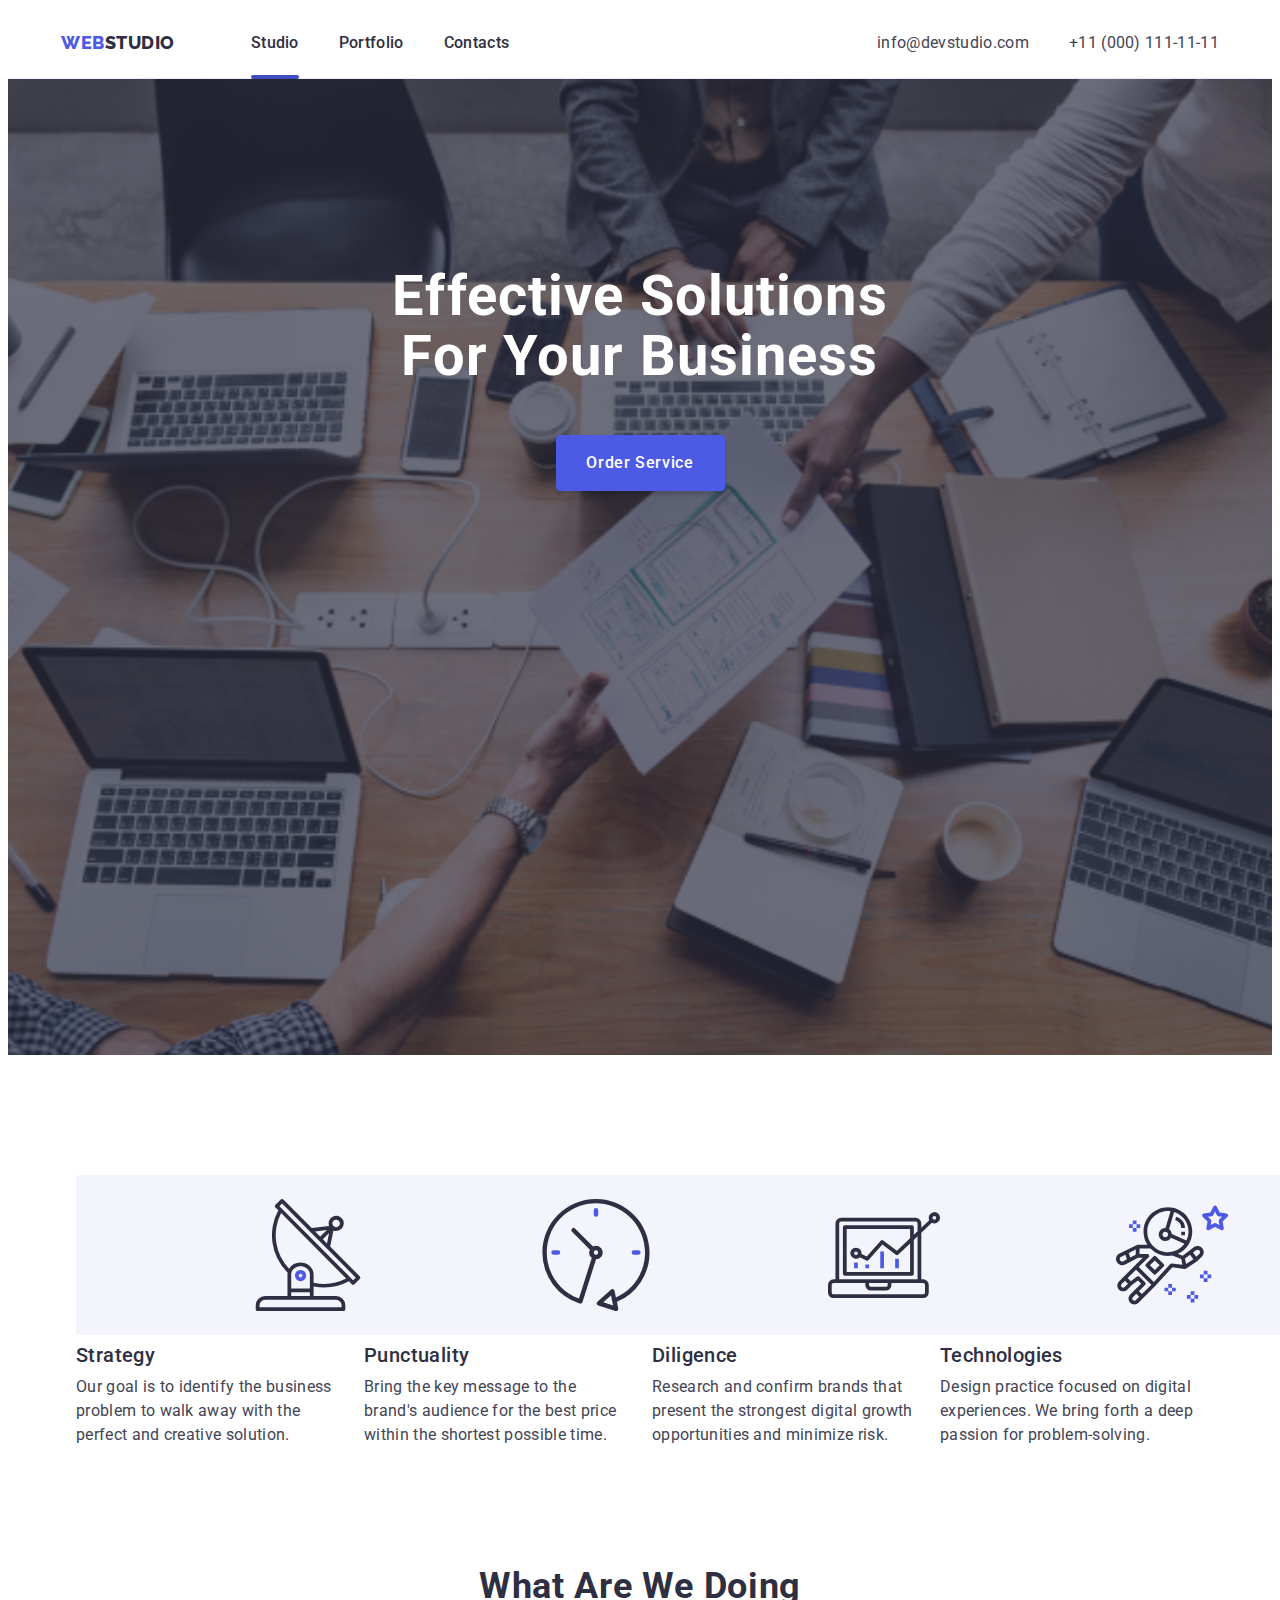
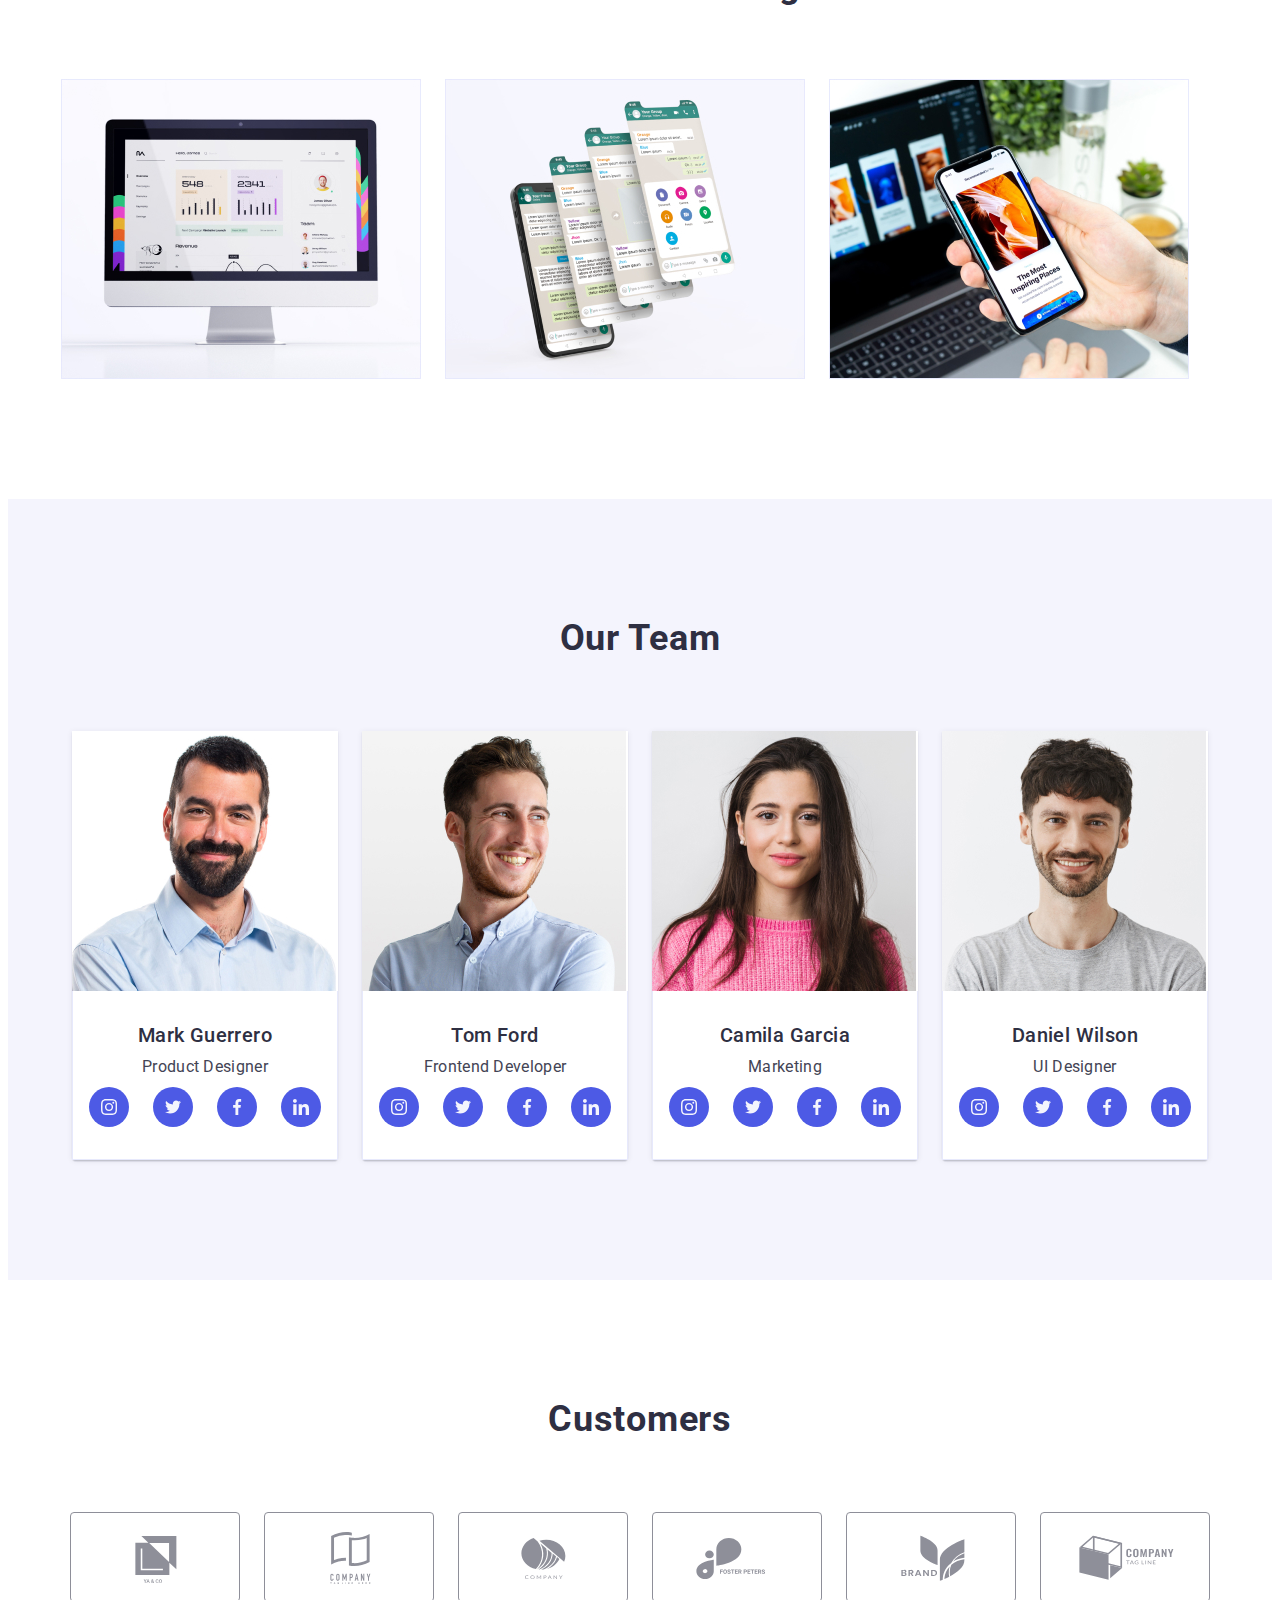
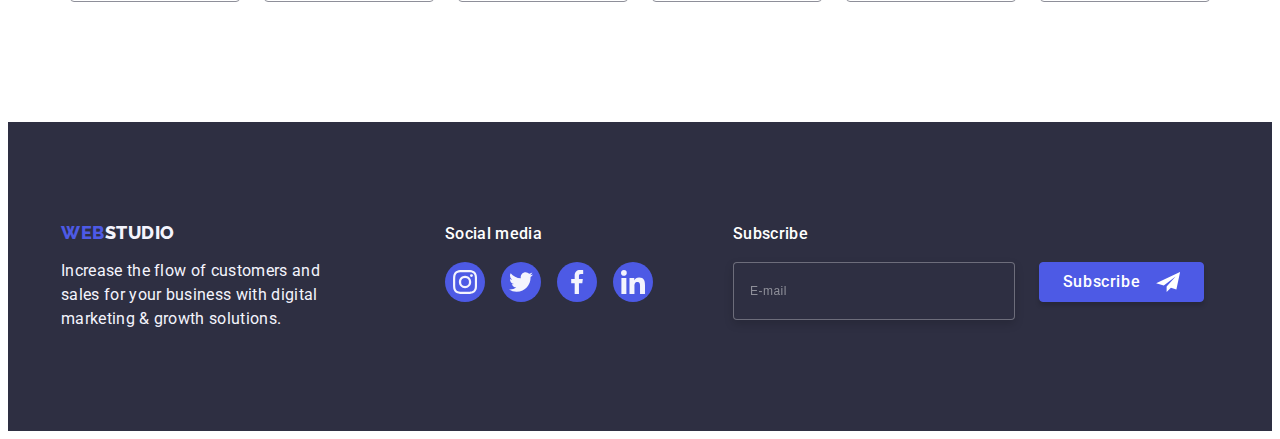
<file: index.html>
<!DOCTYPE html>
<html lang="en">
<head>
    <meta charset="UTF-8">
    <meta http-equiv="X-UA-Compatible" content="IE=edge">
    <meta name="viewport" content="width=device-width, initial-scale=1.0">
    <title>WebStudio</title>
    <link rel="preconnect" href="https://fonts.googleapis.com">
    <link rel="preconnect" href="https://fonts.gstatic.com" crossorigin>
    <link href="https://fonts.googleapis.com/css2?family=Raleway:wght@800&family=Roboto:wght@400;500;600;700&display=swap" rel="stylesheet">
    <link rel="stylesheet" href="https://cdnjs.cloudflare.com/ajax/libs/modern-normalize/1.1.0/modern-normalize.min.css" integrity="sha512-wpPYUAdjBVSE4KJnH1VR1HeZfpl1ub8YT/NKx4PuQ5NmX2tKuGu6U/JRp5y+Y8XG2tV+wKQpNHVUX03MfMFn9Q==" crossorigin="anonymous" referrerpolicy="no-referrer" />
    <link rel="stylesheet" href="./css/styles.css">
</head>
<body>
    <header class="header">
    <div class="container header-container">  
    <nav class="header-navigation">
        <a href="./index.html" class="header-logo link">Web<span class="header-span">Studio</span></a>
        <ul class="header-list list">
            <li class="header-item">
            <a class="header-link link active" href="./index.html">Studio</a>
        </li>
            <li class="header-item">
            <a class="header-link link" href="./portfolio.html">Portfolio</a>
        </li>
            <li class="header-item"><a class="header-link link" href="">Contacts</a></li>
        </ul>
    </nav>
    <address class="header-adress">
        <ul class="header-list-contacts list">
            <li class="header-item-contacts"><a class="header-contact link" href="mailto:info@devstudio.com">info@devstudio.com</a></li>
            <li class="header-item-contacts"><a class="header-contact link" href="tel:+110001111111">+11 (000) 111-11-11</a></li>
        </ul>
    </address>
    <button type="button" class="menu-open-btn" data-menu-open>
        <svg class="menu-open-icon" width="32" height="22">
            <use href="./images/icons.svg#icon-menu-hamburger"></use>
        </svg>
    </button>
    </div>  
    <div class="mobile-menu is-hidden" data-menu>
    <div class="menu-wrap">
        <button type="button" class="menu-close-btn" data-menu-close>
            <svg class="menu-close-icon" width="8" height="8">
                <use href="./images/icons.svg#icon-close-black"></use>
            </svg>
        </button>
        <nav>
        <ul class="menu-list list">
            <li class="menu-item">
            <a class="menu-link link menu-active" href="./index.html">Studio</a>
        </li>
            <li class="menu-item">
            <a class="menu-link link" href="./portfolio.html">Portfolio</a>
        </li>
            <li class="menu-item"><a class="menu-link link" href="">Contacts</a></li>
        </ul>
        </nav>
    </div>
    <div>
        <address class="menu-adress">
            <ul class="menu-list-contacts list">
                <li class="menu-item"><a class="menu-contact-tel link" href="tel:+110001111111">+11 (000) 111-11-11</a></li>
                <li class="menu-item"><a class="menu-contact-email link" href="mailto:info@devstudio.com">info@devstudio.com</a></li>
            </ul>
        </address>
        <ul class="menu-soc-list list">
            <li class="menu-soc-item"><a href="" class="menu-soc-link link">
                <svg class="menu-soc-icon" width="24" height="24">
                    <use href="./images/icons.svg#icon-instagram"></use>
                </svg>
            </a></li>
            <li class="menu-soc-item"><a href="" class="menu-soc-link link">
                <svg class="menu-soc-icon" width="24" height="24">
                    <use href="./images/icons.svg#icon-twitter"></use>
                </svg>
            </a></li>
            <li class="menu-soc-item"><a href="" class="menu-soc-link link">
                <svg class="menu-soc-icon" width="24" height="24">
                    <use href="./images/icons.svg#icon-facebook"></use>
                </svg>
            </a></li>
            <li class="menu-soc-item"><a href="" class="menu-soc-link link">
                <svg class="menu-soc-icon" width="24" height="24">
                    <use href="./images/icons.svg#icon-linkedin"></use>
                </svg>
            </a></li>
        </ul>
    </div>
    </div>
    </header>
    <main>
        <section class="solutions">
        <div class="container">    
            <h1 class="solutions-title">Effective Solutions for Your Business</h1>
            <button class="solutions-btn" data-modal-open type="button">Order Service</button>
        </div>
        </section>
        <section class="principles">
        <div class="container">    
            <h2 hidden class="principles-title">Working principles</h2>
            
            <ul  class="principles-list list">
                <li class="principles-item">
                    <svg class="principles-feauters-icon" width="64" height="64">
                        <use href="./images/icons.svg#icon-antenna-1"></use>
                    </svg>
                    <h3 class="principles-title">Strategy</h3>
                    <p class="principles-text">Our goal is to identify the business problem to walk away with the perfect and creative solution. </p>
                
                </li>
                <li class="principles-item">
                    
                    <svg class="principles-feauters-icon" width="64" height="64">
                        <use href="./images/icons.svg#icon-clock-1"></use>
                    </svg>
                    
                    <h3 class="principles-title">Punctuality</h3>
                    <p class="principles-text">Bring the key message to the brand's audience for the best price within the shortest possible time.</p>
                
                </li>
                <li class="principles-item">
                    
                    <svg class="principles-feauters-icon" width="64" height="64">
                        <use href="./images/icons.svg#icon-diagram-1"></use>
                    </svg>
                    
                    <h3 class="principles-title">Diligence</h3>
                    <p class="principles-text">Research and confirm brands that present the strongest digital growth opportunities and minimize risk.</p>
                </li>
                <li class="principles-item">   
                    <svg class="principles-feauters-icon" width="64" height="64">
                        <use href="./images/icons.svg#icon-astronaut-1"></use>
                    </svg>      
                    <h3 class="principles-title">Technologies</h3>
                    <p class="principles-text">Design practice focused on digital experiences. We bring forth a deep passion for problem-solving.</p>
                
                </li>
            </ul>  
        </div>   
        </section>
            <section class="job">
            <div class="container">    
            <h2 class="job-title">What are we doing</h2>
            <ul class="job-list list">
            <li class="job-item">
                <img 
                    srcset="./images/computer-2x.jpg 2x"
                    src="./images/computer.jpg" 
                    alt="computer" 
                    width="360" 
                    height="300">
            </li>
            <li class="job-item">
                <img 
                srcset="./images/messenger-2x.jpg 2x"
                    src="./images/messenger.jpg" 
                    alt="mesengers" 
                    width="360" 
                    height="300">
            </li>
            <li class="job-item">
                <img 
                    srcset="./images/work-place-2x.jpg 2x"
                    src="./images/work-place.jpg"
                    alt="smartfone" 
                    width="360" 
                    height="300">
            </li>    
            </ul>    
            </div>
        </section>
        <section class="team">
        <div class="container">
            <h2 class="team-title">Our Team</h2>
            <ul class="team-list list">
                <li class="team-item">
                    <img 
                        srcset="./images/mark-2x.jpg 2x"
                        src="./images/mark.jpg" 
                        alt="Mark Guerrero" 
                        width="264" 
                        height="260">
                    <div class="card-container">
                        <h3 class="team-subtitle">Mark Guerrero</h3>
                        <p class="team-text">Product Designer</p>
                        <ul class="team-soc-list list">
                            <li class="team-soc-item"><a href="" class="team-soc-link link">
                                <svg class="team-soc-icon" width="16" height="16">
                                    <use href="./images/icons.svg#icon-instagram"></use>
                                </svg>
                            </a></li>
                            <li class="team-soc-item"><a href="" class="team-soc-link link">
                                <svg class="team-soc-icon" width="16" height="16">
                                    <use href="./images/icons.svg#icon-twitter"></use>
                                </svg>
                            </a></li>
                            <li class="team-soc-item"><a href="" class="team-soc-link link">
                                <svg class="team-soc-icon" width="16" height="16">
                                    <use href="./images/icons.svg#icon-facebook"></use>
                                </svg>
                            </a></li>
                            <li class="team-soc-item"><a href="" class="team-soc-link link">
                                <svg class="team-soc-icon" width="16" height="16">
                                    <use href="./images/icons.svg#icon-linkedin"></use>
                                </svg>
                            </a></li>
                        </ul>
                    </div>
                </li>
                <li class="team-item">
                    <img 
                        srcset="./images/tom-2x.jpg 2x"
                        src="./images/tom.jpg" 
                        alt="Tom Ford" width="264" 
                        height="260">
                    <div class="card-container">
                        <h3 class="team-subtitle">Tom Ford</h3>
                        <p class="team-text">Frontend Developer</p>
                        <ul class="team-soc-list list">
                            <li class="team-soc-item"><a href="" class="team-soc-link link">
                                <svg class="team-soc-icon" width="16" height="16">
                                    <use href="./images/icons.svg#icon-instagram"></use>
                                </svg>
                            </a></li>
                            <li class="team-soc-item"><a href="" class="team-soc-link link">
                                <svg class="team-soc-icon" width="16" height="16">
                                    <use href="./images/icons.svg#icon-twitter"></use>
                                </svg>
                            </a></li>
                            <li class="team-soc-item"><a href="" class="team-soc-link link">
                                <svg class="team-soc-icon" width="16" height="16">
                                    <use href="./images/icons.svg#icon-facebook"></use>
                                </svg>
                            </a></li>
                            <li class="team-soc-item"><a href="" class="team-soc-link link">
                                <svg class="team-soc-icon" width="16" height="16">
                                    <use href="./images/icons.svg#icon-linkedin"></use>
                                </svg>
                            </a></li>
                        </ul>
                    </div>
                </li>
                <li class="team-item">
                    <img 
                        srcset="./images/camila-2x.jpg 2x"
                        src="./images/camila.jpg" 
                        alt="Camila Garcia" 
                        width="264" 
                        height="260">
                    <div class="card-container">
                        <h3 class="team-subtitle">Camila Garcia</h3>
                        <p class="team-text">Marketing</p>
                        <ul class="team-soc-list list">
                            <li class="team-soc-item"><a href="" class="team-soc-link link">
                                <svg class="team-soc-icon" width="16" height="16">
                                    <use href="./images/icons.svg#icon-instagram"></use>
                                </svg>
                            </a></li>
                            <li class="team-soc-item"><a href="" class="team-soc-link link">
                                <svg class="team-soc-icon" width="16" height="16">
                                    <use href="./images/icons.svg#icon-twitter"></use>
                                </svg>
                            </a></li>
                            <li class="team-soc-item"><a href="" class="team-soc-link link">
                                <svg class="team-soc-icon" width="16" height="16">
                                    <use href="./images/icons.svg#icon-facebook"></use>
                                </svg>
                            </a></li>
                            <li class="team-soc-item"><a href="" class="team-soc-link link">
                                <svg class="team-soc-icon" width="16" height="16">
                                    <use href="./images/icons.svg#icon-linkedin"></use>
                                </svg>
                            </a></li>
                        </ul>
                    </div>
                </li>
                <li class="team-item">
                    <img 
                        srcset="./images/daniel-2x.jpg 2x"
                        src="./images/deniel.jpg" 
                        alt="Daniel Wilson" 
                        width="264" 
                        height="260">
                    <div class="card-container">
                        <h3 class="team-subtitle">Daniel Wilson</h3>
                        <p class="team-text">UI Designer</p>
                        <ul class="team-soc-list list">
                            <li class="team-soc-item"><a href="" class="team-soc-link link">
                                <svg class="team-soc-icon" width="16" height="16">
                                    <use href="./images/icons.svg#icon-instagram"></use>
                                </svg>
                            </a></li>
                            <li class="team-soc-item"><a href="" class="team-soc-link link">
                                <svg class="team-soc-icon" width="16" height="16">
                                    <use href="./images/icons.svg#icon-twitter"></use>
                                </svg>
                            </a></li>
                            <li class="team-soc-item"><a href="" class="team-soc-link link">
                                <svg class="team-soc-icon" width="16" height="16">
                                    <use href="./images/icons.svg#icon-facebook"></use>
                                </svg>
                            </a></li>
                            <li class="team-soc-item"><a href="" class="team-soc-link link">
                                <svg class="team-soc-icon" width="16" height="16">
                                    <use href="./images/icons.svg#icon-linkedin"></use>
                                </svg>
                            </a></li>
                        </ul>
                    </div>   
                </li>
            </ul>
        </div>
        </section>
        <section class="customers">
        <div class="container">
            <h2 class="customers-title">Customers</h4>
            <ul class="customers-list list">
                <li class="customers-item">
                <div class="customers-logos-container">
                    <a class="customers-link link" href>
                        <svg class="customers-icon" width="104" height="56">
                            <use href="./images/icons.svg#icon-Logo-0"></use>
                        </svg>
                    </a>
                </div>
                </li>
                <li class="customers-item">
                <div class="customers-logos-container">
                    <a class="customers-link link" href>
                        <svg class="customers-icon" width="104" height="56">
                            <use href="./images/icons.svg#icon-Logo-1"></use>
                        </svg>
                    </a>
                </div>
                </li>
                <li class="customers-item">
                <div class="customers-logos-container">
                    <a class="customers-link link" href>
                        <svg class="customers-icon" width="104" height="56">
                            <use href="./images/icons.svg#icon-Logo-2"></use>
                        </svg>
                    </a>
                </div>
                </li>
                <li class="customers-item">
                    <div class="customers-logos-container">
                    <a class="customers-link link" href>
                        <svg class="customers-icon" width="104" height="56">
                            <use href="./images/icons.svg#icon-Logo-3"></use>
                        </svg>
                    </a>
                </div>
                </li>
                <li class="customers-item">
                <div class="customers-logos-container">
                    <a class="customers-link link" href>
                        <svg class="customers-icon" width="104" height="56">
                            <use href="./images/icons.svg#icon-Logo-4"></use>
                        </svg>
                    </a>
                </div>
                </li>
                <li class="customers-item">
                <div class="customers-logos-container">
                    <a class="customers-link link" href>
                        <svg class="customers-icon" width="104" height="56">
                            <use href="./images/icons.svg#icon-Logo-5"></use>
                        </svg>
                    </a>
                </div>
                </li>
            </ul>
        </div>
        </section>
    </main>
    <footer class="footer">
    <div class="container footer-container">    
        <div class="footer-logotype">
            <a  class="footer-logo link" href="./index.html">Web<span class="footer-span">Studio</span></a>
            <p class="footer-text">Increase the flow of customers and sales for your business with digital marketing & growth solutions.</p>
        </div>
            <div class="footer-soc-media">
            <p class="footer-subtitle">Social media</p>
        <ul class="footer-soc-list list">
            <li class="footer-soc-item"><a href="" class="footer-soc-link link">
                <svg class="footer-soc-icon" width="24" height="24">
                    <use href="./images/icons.svg#icon-instagram"></use>
                </svg>
            </a></li>
            <li class="footer-soc-item"><a href="" class="footer-soc-link link">
                <svg class="footer-soc-icon" width="24" height="24">
                    <use href="./images/icons.svg#icon-twitter"></use>
                </svg>
            </a></li>
            <li class="footer-soc-item"><a href="" class="footer-soc-link link">
                <svg class="footer-soc-icon" width="24" height="24">
                    <use href="./images/icons.svg#icon-facebook"></use>
                </svg>
            </a></li>
            <li class="footer-soc-item"><a href="" class="footer-soc-link link">
                <svg class="footer-soc-icon" width="24" height="24">
                    <use href="./images/icons.svg#icon-linkedin"></use>
                </svg>
            </a></li>
        </ul>
        </div>
        <div class="footer-subscribe">
            <p class="subscribe-title">Subscribe</p>
            <form class="footer-form">
                <div class="footer-wrap">
                <input 
                    class="footer-input-text"
                    name="email"
                    type="email"
                    placeholder="E-mail">
            <label class="footer-label" for="email"></label>
            </div>
            <div class="footer-btn-wrap">
                <button class="footer-btn" type="submit">Subscribe
                    <span>
                        <svg class="send-icon" width="24" height="20">
                            <use href="./images/icons.svg#icon-send"></use>
                        </svg>
                    </span>
                </button>
            </div>
            </form>
        </div>

    </div>    
    </footer>
    <div class="backdrop is-hidden" data-modal>
        <div class="modal">
            <button type="button" class="modal-close" data-modal-close>
                <svg class="modal-close-icon" width="8" height="8">
                    <use href="./images/icons.svg#icon-close-black"></use>
                </svg>
            </button>
            <p class="modal-title">Leave your contacts and we will call you back</p>
            <form class="modal-form">
                <div class="modal-field">
                <label class="input-text" for="user-name">Name</label>
                <div class="input-wrap">
                <input
                    class="modal-input"
                    name="user-name"
                    type="text"
                    required>
                    <svg class="modal-icon" width="18" height="18">
                        <use href="./images/icons.svg#icon-person"></use>
                    </svg>
                </div>
                </div>
                <div class="modal-field">
                <label class="input-text" for="user-phone">Phone</label>
                <div class="input-wrap">
                <input 
                    class="modal-input" 
                    name="user-phone"
                    type="tel"
                    required>
                    <svg class="modal-icon" width="18" height="24">
                        <use href="./images/icons.svg#icon-phone"></use>
                    </svg>
                </div>
                </div>
                <div class="modal-field">
                <label class="input-text" for="user-email">Email</label>
                <div class="input-wrap">
                <input 
                    class="modal-input" 
                    name="user-email"
                    type="email">
                    <svg class="modal-icon" width="18" height="24">
                        <use href="./images/icons.svg#icon-email"></use>
                    </svg>
                </div>
                <div class="modal-field">
                <label class="input-text" for="user-text">Comment</label>
                    <textarea 
                        name="user-text" 
                        id="user-text" 
                        class="modal-textarea" 
                        placeholder="Text input"></textarea>
                </div>
                </div>
                <div class="modal-checkbox">
                    <input 
                        class="input-check visually-hidden"
                        type="checkbox" 
                        name="user-policy"
                        id="user-policy"
                        value="policy"/>
                <label for="user-policy" class="check-text" 
                        >
                        <span>
                            <svg class="check-icon" width="10" height="8">
                                <use href="./images/icons.svg#icon-check"></use>
                            </svg>
                        </span>
                    I accept the terms and conditions of the <a class="policy-link" href="">Privacy Policy</a></label>
                </div>
                <button class="modal-btn" type="submit">Send</button>
            </form>
        </div>
    </div>
    <script src="./js/modal.js"></script>
    <script defer src="./js/mobile-menu.js"></script>
</body>
</html>
</file>
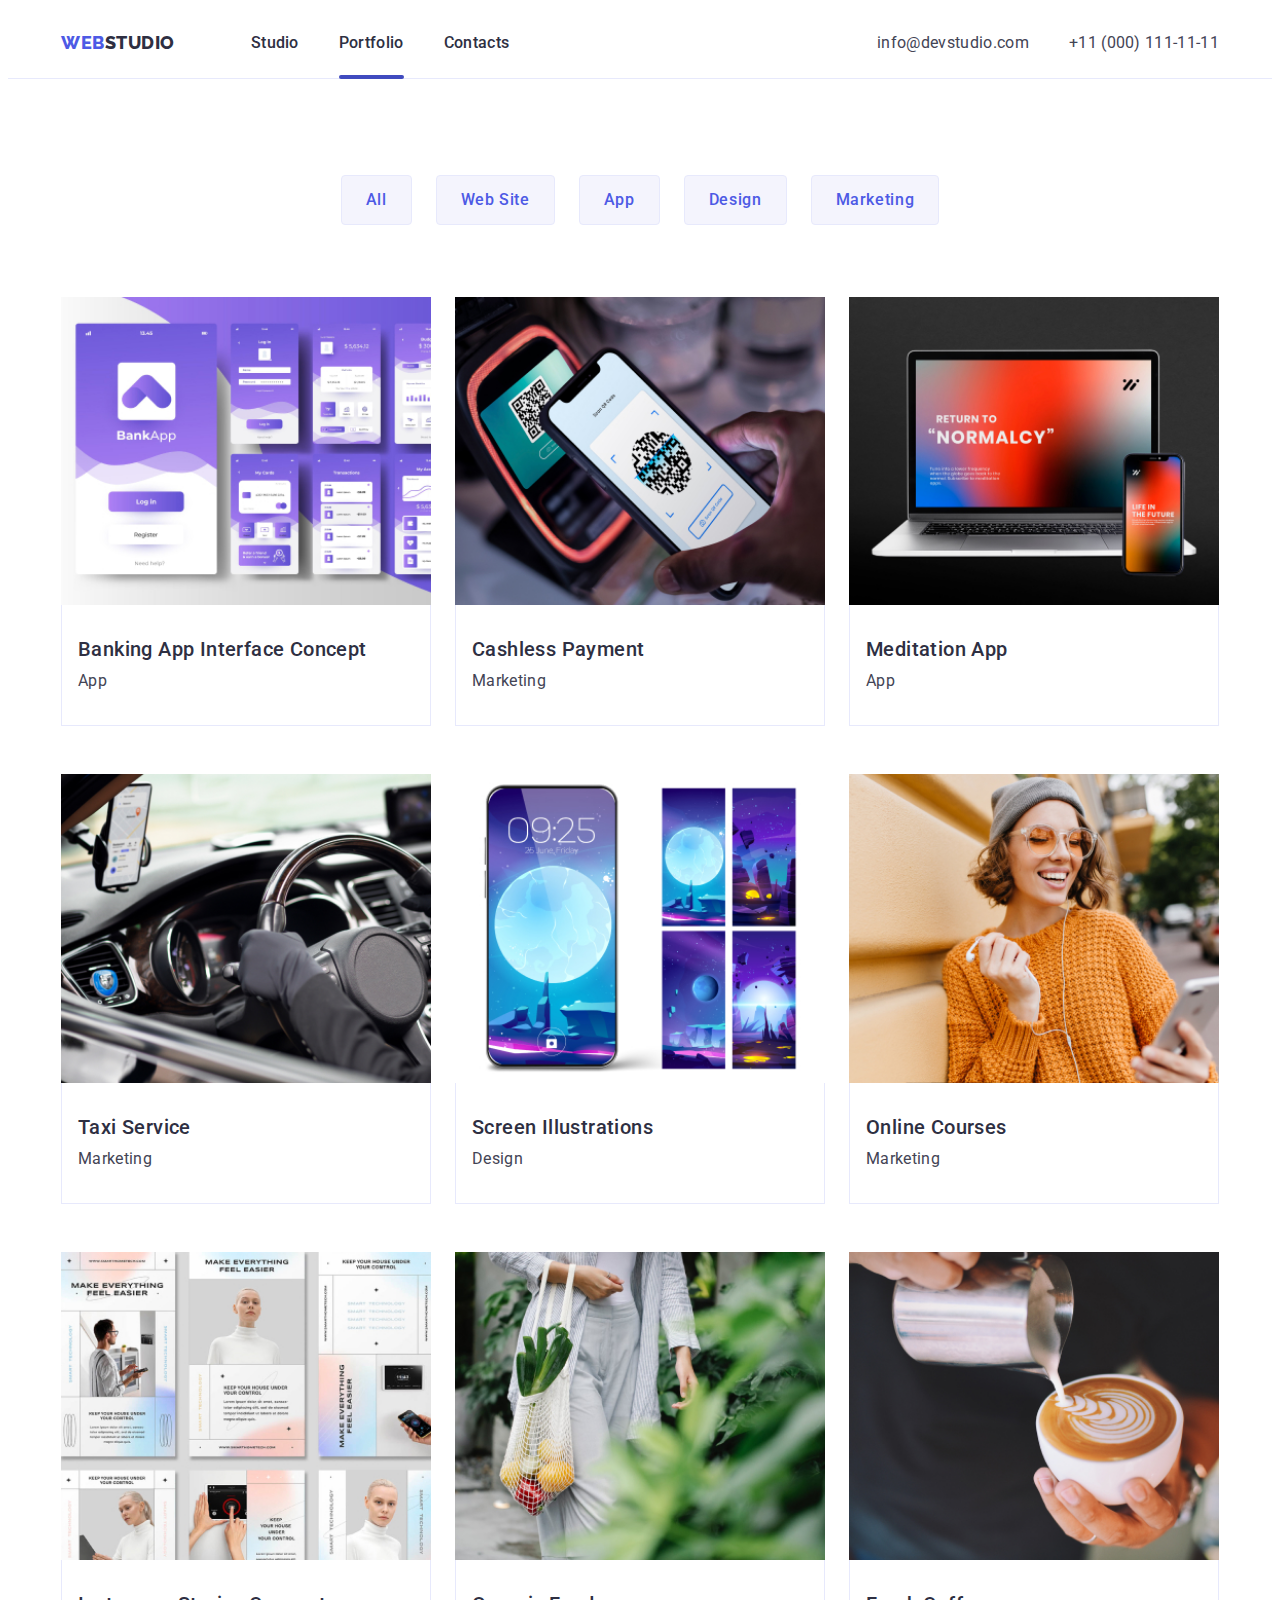
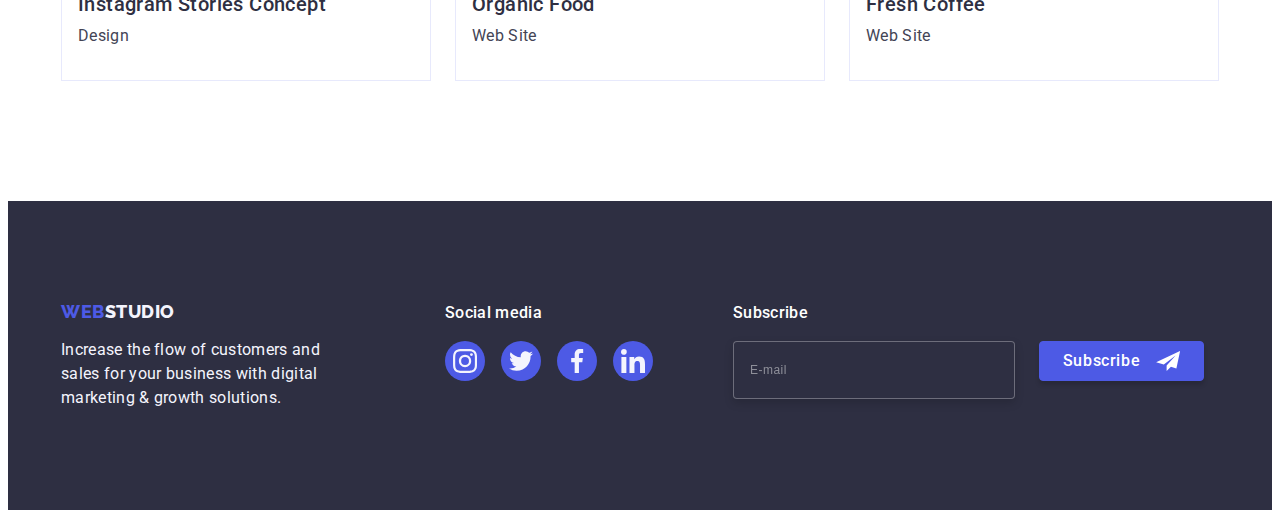
<file: portfolio.html>
<!DOCTYPE html>
<html lang="en">
<head>
    <meta charset="UTF-8">
    <meta http-equiv="X-UA-Compatible" content="IE=edge">
    <meta name="viewport" content="width=device-width, initial-scale=1.0">
    <title>Portfolio</title>
    <link rel="preconnect" href="https://fonts.googleapis.com">
    <link rel="preconnect" href="https://fonts.gstatic.com" crossorigin>
    <link href="https://fonts.googleapis.com/css2?family=Raleway:wght@800&family=Roboto:wght@400;500;600;700&display=swap" rel="stylesheet">
    <link rel="stylesheet" href="https://cdnjs.cloudflare.com/ajax/libs/modern-normalize/1.1.0/modern-normalize.min.css" integrity="sha512-wpPYUAdjBVSE4KJnH1VR1HeZfpl1ub8YT/NKx4PuQ5NmX2tKuGu6U/JRp5y+Y8XG2tV+wKQpNHVUX03MfMFn9Q==" crossorigin="anonymous" referrerpolicy="no-referrer" />
    <link rel="stylesheet" href="./css/styles.css">
</head>
<body>
    <header class="header">
        <div class="container header-container">
        <nav class="header-navigation">
            <a href="./index.html" class="header-logo link">Web<span class="header-span">Studio</span></a>
            <ul class="header-list list">
                <li class="header-item"><a class="header-link link" href="./index.html">Studio</a></li>
                <li class="header-item"><a class="header-link link active" href="./portfolio.html">Portfolio</a></li>
                <li class="header-item"><a class="header-link link" href="">Contacts</a></li>
            </ul>
        </nav>
            <address class="header-adress">
            <ul class="header-list-contacts list">
                <li class="header-item"><a class="header-contact link" href="mailto:info@devstudio.com">info@devstudio.com</a></li>
                <li class="header-item"><a class="header-contact link" href="tel:+110001111111">+11 (000) 111-11-11</a></li>
            </ul>
            </address>
            <button type="button" class="menu-open-btn" data-menu-open>
                <svg class="menu-open-icon" width="32" height="22">
                    <use href="./images/icons.svg#icon-menu-hamburger"></use>
                </svg>
            </button>
        </div>
        <div class="mobile-menu is-hidden" data-menu>
            <div class="menu-wrap">
                <button type="button" class="menu-close-btn" data-menu-close>
                    <svg class="menu-close-icon" width="8" height="8">
                        <use href="./images/icons.svg#icon-close-black"></use>
                    </svg>
                </button>
                <nav>
                <ul class="menu-list list">
                    <li class="menu-item">
                    <a class="menu-link link" href="./index.html">Studio</a>
                </li>
                    <li class="menu-item">
                    <a class="menu-link link menu-active" href="./portfolio.html">Portfolio</a>
                </li>
                    <li class="menu-item"><a class="menu-link link" href="">Contacts</a></li>
                </ul>
                </nav>
            </div>
            <div>
                <address class="menu-adress">
                    <ul class="menu-list-contacts list">
                        <li class="menu-item"><a class="menu-contact-tel link" href="tel:+110001111111">+11 (000) 111-11-11</a></li>
                        <li class="menu-item"><a class="menu-contact-email link" href="mailto:info@devstudio.com">info@devstudio.com</a></li>
                    </ul>
                </address>
                <ul class="menu-soc-list list">
                    <li class="menu-soc-item"><a href="" class="menu-soc-link link">
                        <svg class="menu-soc-icon" width="24" height="24">
                            <use href="./images/icons.svg#icon-instagram"></use>
                        </svg>
                    </a></li>
                    <li class="menu-soc-item"><a href="" class="menu-soc-link link">
                        <svg class="menu-soc-icon" width="24" height="24">
                            <use href="./images/icons.svg#icon-twitter"></use>
                        </svg>
                    </a></li>
                    <li class="menu-soc-item"><a href="" class="menu-soc-link link">
                        <svg class="menu-soc-icon" width="24" height="24">
                            <use href="./images/icons.svg#icon-facebook"></use>
                        </svg>
                    </a></li>
                    <li class="menu-soc-item"><a href="" class="menu-soc-link link">
                        <svg class="menu-soc-icon" width="24" height="24">
                            <use href="./images/icons.svg#icon-linkedin"></use>
                        </svg>
                    </a></li>
                </ul>
            </div>
            </div>
        </header>
        <main>
            <section class="portfolio">
            <div class="container">
                <h1 hidden class="portfolio-title">Portfolio</h1>
                <ul class="portfolio-list list">
                    <li class="portfolio-item"><button class="portfolio-btn" type="button">All</button></li>
                    <li class="portfolio-item"><button class="portfolio-btn" type="button">Web Site</button></li>
                    <li class="portfolio-item"><button class="portfolio-btn" type="button">App</button></li>
                    <li class="portfolio-item"><button class="portfolio-btn" type="button">Design</button></li>
                    <li class="portfolio-item"><button class="portfolio-btn" type="button">Marketing</button></li>
                </ul>
                <ul class="portfolio-list-photo list">
                    <li class="portfolio-item-photo"><a class="portfolio-link link" href="#">
                    <div class="portfolio-cover-wrap">
                        <picture>
                            <source 
                            srcset="
                                ./images/interface.jpg 1x, 
                                ./images/interface-2x.jpg 2x"
                                media="(min-width: 1158px)">
                                <source 
                            srcset="
                                ./images/interface-tab.jpg 1x, 
                                ./images/interface-tab-2x.jpg 2x"
                                media="(min-width: 768px)">
                                <source 
                            srcset="
                                ./images/interface-mob.jpg 1x, 
                                ./images/interface-mob-2x.jpg 2x"
                                media="(max-width: 767px)">
                            <img
                                src="./images/interface-mob.jpg" 
                                alt="interface" 
                                width="396" 
                                height="300">
                        </picture>

                    <p class="portfolio-cover-text">Lorem ipsum dolor sit amet consectetur adipisicing elit. Eum et esse aperiam quos facilis? Qui quam incidunt beatae deserunt atque odio fugiat delectus cumque tempore numquam. Aut quidem molestias reprehenderit?</p>
                    </div>
                    <div class="card-container">   
                        <h2 class="portfolio-subtitle">Banking App Interface Concept</h2>
                        <p class="portfolio-text-photo">App</p></a>
                    </div>
                    </li>
                    <li class="portfolio-item-photo"><a class="portfolio-link link" href="#">
                    <div class="portfolio-cover-wrap">
                        <picture>
                            <source 
                            srcset="
                                ./images/qr.jpg 1x, 
                                ./images/qr-2x.jpg 2x"
                                media="(min-width: 1158px)">
                                <source 
                            srcset="
                                ./images/qr-tab.jpg 1x, 
                                ./images/qr-tab-2x.jpg 2x"
                                media="(min-width: 768px)">
                                <source 
                            srcset="
                                ./images/qr-mob.jpg 1x, 
                                ./images/qr-mob-2x.jpg 2x"
                                media="(max-width: 767px)">
                            <img
                                src="./images/qr-mob.jpg" 
                                alt="qr" width="396" 
                                height="300">
                        </picture>

                        <p class="portfolio-cover-text">Lorem ipsum dolor sit amet consectetur adipisicing elit. Ex tempore a laborum optio dolores! Amet aut repellendus blanditiis. Facilis saepe delectus, itaque voluptas aliquid commodi eligendi sapiente sunt tempora quo!</p>
                    </div>
                        <div class="card-container">
                        <h2 class="portfolio-subtitle">Cashless Payment</h2>
                        <p class="portfolio-text-photo">Marketing</p></a>
                    </div>
                    </li>
                    <li class="portfolio-item-photo"><a class="portfolio-link link" href="#">
                        <div class="portfolio-cover-wrap">
                            <picture>
                                <source 
                                srcset="
                                    ./images/laptop.jpg 1x, 
                                    ./images/laptop-2x.jpg 2x"
                                    media="(min-width: 1158px)">
                                    <source 
                                srcset="
                                    ./images/lap-top-tab.jpg 1x, 
                                    ./images/lap-top-tab-2x.jpg 2x"
                                    media="(min-width: 768px)">
                                    <source 
                                srcset="
                                    ./images/lap-top-mob.jpg 1x, 
                                    ./images/lap-top-mob-2x.jpg 2x"
                                    media="(max-width: 767px)">
                                <img 
                                    src="./images/lap-top-mob.jpg" 
                                    alt="app" 
                                    width="396" 
                                    height="300">
                            </picture>

                        <p class="portfolio-cover-text">Lorem ipsum dolor sit amet, consectetur adipisicing elit. Officia incidunt officiis expedita quos. Laboriosam soluta nobis explicabo illum, nam sint earum repudiandae deserunt dolor facilis nostrum cumque! Assumenda, odio in?</p>    
                        </div>
                        <div class="card-container">
                        <h2 class="portfolio-subtitle">Meditation App</h2>
                        <p class="portfolio-text-photo">App</p></a>
                    </div>
                    </li>
                    <li class="portfolio-item-photo"><a class="portfolio-link link" href="#">
                        <div class="portfolio-cover-wrap">
                            <picture>
                                <source 
                                srcset="
                                    ./images/car.jpg 1x, 
                                    ./images/car-2x.jpg 2x"
                                    media="(min-width: 1158px)">
                                    <source 
                                srcset="
                                    ./images/car-tab.jpg 1x, 
                                    ./images/car-tab-2x.jpg 2x"
                                    media="(min-width: 768px)">
                                    <source 
                                srcset="
                                    ./images/car-mob.jpg 1x, 
                                    ./images/car-mob-2x.jpg 2x"
                                    media="(max-width: 767px)">
                                <img 
                                    src="./images/car-mb.jpg" 
                                    alt="car" 
                                    width="396" 
                                    height="300">
                            </picture>

                        <p class="portfolio-cover-text">Lorem ipsum dolor sit amet, consectetur adipisicing elit. Officia incidunt officiis expedita quos. Laboriosam soluta nobis explicabo illum, nam sint earum repudiandae deserunt dolor facilis nostrum cumque! Assumenda, odio in?</p>
                        </div>
                        <div class="card-container">
                        <h2 class="portfolio-subtitle">Taxi Service</h2>
                        <p class="portfolio-text-photo">Marketing</p></a>
                    </div>
                    </li>
                    <li class="portfolio-item-photo"><a class="portfolio-link link" href="#">
                        <div class="portfolio-cover-wrap">
                            <picture>
                                <source 
                                srcset="
                                    ./images/smartphone.jpg 1x, 
                                    ./images/smartphone-2x.jpg 2x"
                                    media="(min-width: 1158px)">
                                    <source 
                                srcset="
                                    ./images/smartphone-tab.jpg 1x, 
                                    ./images/smartphone-tab-2x.jpg 2x"
                                    media="(min-width: 768px)">
                                    <source 
                                srcset="
                                    ./images/smartphone-mob.jpg 1x, 
                                    ./images/smartphone-mob-2x.jpg 2x"
                                    media="(max-width: 767px)">
                                <img 
                                    src="./images/smartphone-mob.jpg" 
                                    alt="smartphone" 
                                    width="396" 
                                    height="300">
                            </picture>

                        <p class="portfolio-cover-text">Lorem ipsum dolor sit amet, consectetur adipisicing elit. Officia incidunt officiis expedita quos. Laboriosam soluta nobis explicabo illum, nam sint earum repudiandae deserunt dolor facilis nostrum cumque! Assumenda, odio in?</p>
                        </div>
                        <div class="card-container">
                        <h2 class="portfolio-subtitle">Screen Illustrations</h2>
                        <p class="portfolio-text-photo">Design</p></a>
                    </div>
                    </li>
                    <li class="portfolio-item-photo"><a class="portfolio-link link" href="#">
                        <div class="portfolio-cover-wrap">
                            <picture>
                                <source 
                                srcset="
                                    ./images/woman.jpg 1x, 
                                    ./images/woman-2x.jpg 2x"
                                    media="(min-width: 1158px)">
                                    <source 
                                srcset="
                                    ./images/woman-tab.jpg 1x, 
                                    ./images/woman-tab-2x.jpg 2x"
                                    media="(min-width: 768px)">
                                    <source 
                                srcset="
                                    ./images/woman-mob.jpg 1x, 
                                    ./images/woman-mob-2x.jpg 2x"
                                    media="(max-width: 767px)">
                                <img 
                                    src="./images/woman-mob.jpg"
                                    alt="woman" 
                                    width="396" 
                                    height="300">
                            </picture>
                        
                        <p class="portfolio-cover-text">Lorem ipsum dolor sit amet, consectetur adipisicing elit. Officia incidunt officiis expedita quos. Laboriosam soluta nobis explicabo illum, nam sint earum repudiandae deserunt dolor facilis nostrum cumque! Assumenda, odio in?</p>
                        </div>
                        <div class="card-container">
                        <h2 class="portfolio-subtitle">Online Courses</h2>
                        <p class="portfolio-text-photo">Marketing</p></a>
                    </div>
                    </li>
                    <li class="portfolio-item-photo"><a class="portfolio-link link" href="#">
                        <div class="portfolio-cover-wrap">
                            <picture>
                                <source 
                                srcset="
                                    ./images/instruction.jpg 1x, 
                                    ./images/instruction-2x.jpg 2x"
                                    media="(min-width: 1158px)">
                                    <source 
                                srcset="
                                    ./images/instruction-tab.jpg 1x, 
                                    ./images/instruction-tab-2x.jpg 2x"
                                    media="(min-width: 768px)">
                                    <source 
                                srcset="
                                    ./images/instruction-mob.jpg 1x, 
                                    ./images/instruction-mob-2x.jpg 2x"
                                    media="(max-width: 767px)">
                                <img 
                                    src="./images/instruction-mob.jpg"
                                    alt="instruction" 
                                    width="396" 
                                    height="300">
                            </picture>
                        <p class="portfolio-cover-text">Lorem ipsum dolor sit amet, consectetur adipisicing elit. Officia incidunt officiis expedita quos. Laboriosam soluta nobis explicabo illum, nam sint earum repudiandae deserunt dolor facilis nostrum cumque! Assumenda, odio in?</p>
                        </div>
                        <div class="card-container">
                        <h2 class="portfolio-subtitle">Instagram Stories Concept</h2>
                        <p class="portfolio-text-photo">Design</p></a>
                    </div>
                    </li>
                    <li class="portfolio-item-photo"><a class="portfolio-link link" href="#">
                        <div class="portfolio-cover-wrap">
                            <picture>
                                <source 
                                srcset="
                                    ./images/grocceries.jpg 1x, 
                                    ./images/grocceries-2x.jpg 2x"
                                    media="(min-width: 1158px)">
                                    <source 
                                srcset="
                                    ./images/grocceries-tab.jpg 1x, 
                                    ./images/grocceries-tab-2x.jpg 2x"
                                    media="(min-width: 768px)">
                                    <source 
                                srcset="
                                    ./images/grocceries-mob.jpg 1x, 
                                    ./images/grocceries-mob-2x.jpg 2x"
                                    media="(max-width: 767px)">
                                <img 
                                    src="./images/grocceries-mob.jpg"
                                    alt="grocceries" 
                                    width="396" 
                                    height="300">
                            </picture>
                        <p class="portfolio-cover-text">Lorem ipsum dolor sit amet, consectetur adipisicing elit. Officia incidunt officiis expedita quos. Laboriosam soluta nobis explicabo illum, nam sint earum repudiandae deserunt dolor facilis nostrum cumque! Assumenda, odio in?</p>
                        </div>
                        <div class="card-container">
                        <h2 class="portfolio-subtitle">Organic Food</h2>
                        <p class="portfolio-text-photo">Web Site</p></a>
                    </div>
                    </li>
                    <li class="portfolio-item-photo"><a class="portfolio-link link" href="#">
                        <div class="portfolio-cover-wrap">
                            <picture>
                                <source 
                                srcset="
                                    ./images/coffee.jpg 1x, 
                                    ./images/coffee-2x.jpg 2x"
                                    media="(min-width: 1158px)">
                                    <source 
                                srcset="
                                    ./images/coffee-tab.jpg 1x, 
                                    ./images/coffee-tab-2x.jpg 2x"
                                    media="(min-width: 768px)">
                                    <source 
                                srcset="
                                    ./images/coffee-mob.jpg 1x, 
                                    ./images/coffee-mob-2x.jpg 2x"
                                    media="(max-width: 767px)">
                                <img 
                                    src="./images/coffee-mob.jpg"
                                    alt="coffee" 
                                    width="396" 
                                    height="300">
                            </picture>
                        <p class="portfolio-cover-text">Lorem ipsum dolor sit amet, consectetur adipisicing elit. Officia incidunt officiis expedita quos. Laboriosam soluta nobis explicabo illum, nam sint earum repudiandae deserunt dolor facilis nostrum cumque! Assumenda, odio in?</p>
                        </div>
                        <div class="card-container">
                        <h2 class="portfolio-subtitle">Fresh Coffee</h2>
                        <p class="portfolio-text-photo">Web Site</p></a>
                    </div>
                    </li>
                </ul>
            </div>
            </section>
        </main>
        <footer class="footer">
            <div class="container footer-container">    
                <div class="footer-logotype">
                    <a  class="footer-logo link" href="./index.html">Web<span class="footer-span">Studio</span></a>
                    <p class="footer-text">Increase the flow of customers and sales for your business with digital marketing & growth solutions.</p>
                </div>
                    <div class="footer-soc-media">
                    <p class="footer-subtitle">Social media</p>
                <ul class="footer-soc-list list">
                    <li class="footer-soc-item"><a href="" class="footer-soc-link link">
                        <svg class="footer-soc-icon" width="24" height="24">
                            <use href="./images/icons.svg#icon-instagram"></use>
                        </svg>
                    </a></li>
                    <li class="footer-soc-item"><a href="" class="footer-soc-link link">
                        <svg class="footer-soc-icon" width="24" height="24">
                            <use href="./images/icons.svg#icon-twitter"></use>
                        </svg>
                    </a></li>
                    <li class="footer-soc-item"><a href="" class="footer-soc-link link">
                        <svg class="footer-soc-icon" width="24" height="24">
                            <use href="./images/icons.svg#icon-facebook"></use>
                        </svg>
                    </a></li>
                    <li class="footer-soc-item"><a href="" class="footer-soc-link link">
                        <svg class="footer-soc-icon" width="24" height="24">
                            <use href="./images/icons.svg#icon-linkedin"></use>
                        </svg>
                    </a></li>
                </ul>
                </div>
                <div class="footer-subscribe">
                    <p class="subscribe-title">Subscribe</p>
                    <form class="footer-form">
                        <div class="footer-wrap">
                        <input 
                            class="footer-input-text"
                            name="email"
                            type="email"
                            placeholder="E-mail">
                    <label class="footer-label" for="email"></label>
                    </div>
                    <div class="footer-btn-wrap">
                        <button class="footer-btn" type="submit">Subscribe
                            <span>
                                <svg class="send-icon" width="24" height="20">
                                    <use href="./images/icons.svg#icon-send"></use>
                                </svg>
                            </span>
                        </button>
                    </div>
                    </form>
                </div>
            </div>    
            </footer>
            <script defer src="./js/mobile-menu.js"></script>
</body>
</html>
</file>
<file: css/styles.css>
:root{
    --title-color: #2E2F42;
    --text-color: #434455;
}

p,
h1,
h2,
h3,
h4,
h5,
h6 {
    margin: 0;
}


ul {
    margin: 0;
    padding-left: 0;
}

.visually-hidden {
    position: absolute;
    width: 1px;
    height: 1px;
    margin: -1px;
    border: 0;
    padding: 0;
    white-space: nowrap;
    clip-path: inset(100%);
    clip: rect(0 0 0 0);
    overflow: hidden;
    }


.container {
    width: 100%;
    padding-left: 16px;
    padding-right: 16px;
    margin: 0 auto;
}

img {
    display: block;
    max-width: 100%;
    height: auto;

}

body {
    font-family: "Roboto", sans-serif;
    color: var(--text-color);
    background-color: #ffffff;
}

.list{
    list-style: none;
} 

.link{
    text-decoration: none;
}

.header {
    background-color: #ffffff;
    border-bottom: 1px solid #E7E9FC; 
    /* padding-top: 24px;
    padding-bottom: 24px;
    height: 70px; */
}

.header-container {
display: flex;
align-items: center;
height: 70px;
} 

.header-navigation {
display: flex;
align-items: center;
/* margin-right: auto; */
}

.header-logo {
    font-family: "Raleway", sans-serif;
    font-weight: 800;
    font-size: 18px;
    line-height: 1.17;
    letter-spacing: 0.03em;
    text-transform: uppercase;
    color: #4d5ae5;
    margin-right: 76px;
}

.header-span {
    color: var(--title-color);
}

.header-list {
display: none;
}

.header-item {
display: none;
}

.header-link {
    font-weight: 500;
    font-size: 16px;
    line-height: 1.5;
    letter-spacing: 0.02em;
    color: var(--title-color);
    transition: color 250ms cubic-bezier(0.4, 0, 0.2, 1);
    display: none;
}

.header-link:hover {
    color: #404BBF;

    
}
.header-link:focus {
    color: #404BBF;

}

.active {
    position: relative;
}


.active::after {
    content: "";
    width: 100%;
    height: 4px;
    background-color: #404BBF;
    border-radius: 2px;
    position: absolute;
    left: 0;
    top: 44px;
}


.header-list-contacts {
    display: flex;
}

.header-adress {
    font-style: normal;
}
.header-contacts {
    font-style: normal;
}
.header-contact {
    font-size: 16px;
    line-height: 1.5;
    letter-spacing: 0.02em;
    color: var(--text-color);
    font-style: normal;
    /* margin-left: 40px; */
    transition: color 250ms cubic-bezier(0.4, 0, 0.2, 1);
}
.header-contact:hover {
    color: #404BBF;
}
.header-contact:focus {
    color: #404BBF;
}

.menu-open-btn {
    background-color: #ffffff;
    color: #2E2F42;
    border: 3px solid #ffffff;
    display:block;  
    margin-left: auto;
}
.menu-open-icon {
    stroke: currentColor;
}
.mobile-menu {
    position: fixed;
    top: 0;
    z-index: 2;
    width: 100vw;
    height: 100vh;
    background-color: #ffffff;
    padding: 24px 40px;
    display: flex;
    flex-direction: column;
    justify-content: space-between;
}
.menu-wrap {
    margin-top: 40px;
}
.menu-close-btn {
    position: absolute;
    top: 24px;
    right: 24px;
    display: flex;
    justify-content: center;
    align-items: center;
    width: 24px;
    height: 24px;
    color: #2E2F42;
    background-color: #E7E9FC;
    border-radius: 50%;
    border: 1px solid rgba(0, 0, 0, 0.1);
    cursor: pointer;
    transition: background-color 250ms cubic-bezier(0.4, 0, 0.2, 1);
}
.menu-close-icon {
    fill: currentColor;
    
}

.menu-close:hover {
    background-color: #404BBF;
    color:#ffffff
}

.menu-close:focus {
    background-color: #404BBF;
    color:#ffffff
}
.menu-list {
}

.menu-item:not(:last-child) {
    margin-bottom: 40px;
}
.menu-link {
    font-weight: 700;
    font-size: 36px;
    line-height: 1.11;
    letter-spacing: 0.02em;
    text-transform: capitalize;
    color: #2E2F42;
}
.menu-link:hover {
    color: #404BBF;
}
.menu-link:focus {
    color: #404BBF;
}
.menu-active {
    color: #404BBF;
}
.menu-adress {
    margin-bottom: 48px;
}
.menu-list-contacts {
    font-style: normal;
}
.menu-contact-tel {
    font-weight: 700;
    font-size: 34px;
    line-height: 1.11;
    letter-spacing: 0.02em;
    text-transform: capitalize;
    color: #4D5AE5;
}
.menu-contact-email {
    font-weight: 500;
    font-size: 20px;
    line-height: 1.2;
    letter-spacing: 0.02em;
    color: #434455;
}
.menu-contact-email:hover {
    color: #4D5AE5;
}
.menu-contact-email:focus {
    color: #4D5AE5;
}
.menu-soc-list {
    width: 328px;
    display: flex;
    gap: 56px;
    justify-content: start;

}
.menu-soc-item {
    width: 40px;
    height: 40px;
}
.menu-soc-link {
    width: 100%;
    height: 100%;
    border-radius: 50%;
    background-color: #4D5AE5;
    display: flex;
    align-items: center;
    justify-content: center;
    color: #F4F4FD;
    transition: background-color 250ms cubic-bezier(0.4, 0, 0.2, 1);
    }
.menu-soc-link:hover {
    background-color: #31D0AA;
    }
.menu-soc-link:focus {
    background-color: #31D0AA;
}

.menu-soc-icon {
    fill: currentColor;
}

.solutions {
    height: 600px;
    background-color: var(--title-color);
    background-image: linear-gradient(
        rgba(46, 47, 66, 0.7),
        rgba(46, 47, 66, 0.7)
    ),
    url(../images/solutions-bg-mob.jpg);
    background-repeat: no-repeat;
    background-position: center;
    background-size: cover;
    padding-top: 188px;
    padding-bottom: 188px;
    text-align: center;
}
@media (min-device-pixel-ratio: 2),
    (min-resolution: 192dpi),
    (min-resolution: 2dppx) {
    .solutions {
        background-image: linear-gradient(
            rgba(46, 47, 66, 0.7),
            rgba(46, 47, 66, 0.7)
        ),url('../images/solutions-bg-mob-2x.jpg');
    }
}

.solutions-title {
    /* font-size: 56px;
    line-height: 1.07;
    letter-spacing: 0.02em;
    color: #ffffff;
    width: 496px;
    margin: 0 auto;
    margin-bottom: 48px; */
    font-size: 36px;
    line-height: 1.11;
    text-align: center;
    letter-spacing: 0.02em;
    text-transform: capitalize;
    color: #FFFFFF;
    width: 320px;
    margin: 0 auto;
    margin-bottom: 72px;
}

.solutions-btn {
    min-width: 169px;
    height: 56px;
    font-family: inherit;
    font-weight: 500;
    font-size: 16px;
    line-height: 1.5;
    letter-spacing: 0.04em;
    text-transform: none;
    color: #ffffff;
    background-color: #4D5AE5;
    cursor: pointer;
    border-radius: 4px;
    border: 1px solid #4D5AE5;
    box-shadow: 0px 4px 4px rgba(0, 0, 0, 0.15);
    display: block;
    margin: 0 auto;
    transition: background-color 250ms cubic-bezier(0.4, 0, 0.2, 1);
}

.solutions-btn:hover{
    background-color: #404BBF;

}
.solutions-btn:focus{
    background-color: #404BBF;

}

.principles {
    background-color: #ffffff;
    /* padding-top: 120px;
    padding-bottom: 120px; */
    padding-top: 96px;
    padding-bottom: 96px;
}

.principles-list {
    /* display: flex;
    width: calc ((100% - 24px) / 3); */

}

.principles-item {
    margin-bottom: 72px;
}
.principles-item:last-child {
    margin-bottom: 0;
}

.principles-feauters-icon {
    /* width: 264px;
    height: 112px;
    padding: 24px 100px;
    background-color:#F4F4FD;
    border-radius: 4px;
    margin-bottom: 8px; */
    display: none;
}

.principles-title {
    /* font-weight: 500;
    font-size: 20px;
    line-height: 1.2;
    letter-spacing: 0.02em;
    color: var(--title-color);
    margin-bottom: 8px; */
    font-size: 36px;
    line-height: 1.11;
    text-align: center;
    letter-spacing: 0.02em;
    text-transform: capitalize;
    color: #2E2F42;
    margin-bottom: 8px;
}

.principles-text {
    /* width: 264px;
    font-size: 16px;
    line-height: 1.5;
    letter-spacing: 0.02em;
    color: var(--text-color);
    margin-right: 24px; */
    width: 396px;
    font-weight: 500;
    font-size: 16px;
    line-height: 1.5;
    letter-spacing: 0.02em;
    color: #434455;
    margin: auto;
}

.job {
    display: none;
}


.team {
    background-color: #F4F4FD;
    /* padding-top: 120px;
    padding-bottom: 120px; */
    padding-top: 96px;
    padding-bottom: 96px;
}

.team-title {
    font-size: 36px;
    line-height: 1.11;
    letter-spacing: 0.02em;
    text-align: center;
    text-transform: capitalize;
    color: var(--title-color);
    margin-bottom: 72px;
}

.team-list {
    display: flex;
    gap: 72px 0;
    flex-wrap: wrap;
    justify-content: center;
}

.team-item {
    background-color: #ffffff;
    border-radius: 0px 0px 4px 4px;
    box-shadow: 0px 1px 6px rgba(46, 47, 66, 0.08), 
    0px 1px 1px rgba(46, 47, 66, 0.16), 
    0px 2px 1px rgba(46, 47, 66, 0.08);

}

.card-container {
    padding: 32px 16px;
}

.team-subtitle {
    font-weight: 500;
    font-size: 20px;
    line-height: 1.2;
    letter-spacing: 0.02em;
    text-transform: capitalize;
    text-align: center;
    color: var(--title-color);
}

.team-text {
    font-size: 16px;
    line-height: 1.5;
    letter-spacing: 0.02em;
    text-align: center;
    color: var(--text-color);
    margin-top: 8px;
    margin-bottom: 8px;
}

.team-soc-list {
    display: flex;
    justify-content: center;
    gap: 24px;
}

.team-soc-item {
    width: 40px;
    height: 40px;
}

.team-soc-link {
    width: 100%;
    height: 100%;
    border-radius: 50%;
    background-color: #4D5AE5;
    display: flex;
    align-items: center;
    justify-content: center;
    color: #F4F4FD;
    transition: background-color 250ms cubic-bezier(0.4, 0, 0.2, 1);
}

.team-soc-link:hover {
    background-color: #404BBF;
}

.team-soc-link:focus {
    background-color: #404BBF;
    
}

.team-soc-icon {
    fill: currentColor;
}

.customers {
    /* padding-top: 120px;
    padding-bottom: 120px; */
    padding-top: 96px;
    padding-bottom: 96px;
}

.customers-logos-container {
    /* padding: 16px 32px; */
}

.customers-title {
    font-size: 36px;
    line-height: 1.11;
    text-align: center;
    letter-spacing: 0.02em;
    text-transform: capitalize;
    color: #2E2F42;
    margin-bottom: 72px;
}

.customers-list {
    display: flex;
    flex-wrap: wrap;
    justify-content: center;
    gap: 0 16px; 
    
}

.customers-item {
    /* width: 168px; */
    max-width: 190px;
    height: 88px;
    display: flex;
    justify-content: center;
    align-items: center;
    border: 1px solid #8E8F99;
    border-radius: 4px;
    width: calc(100% / 2 - 16px);
    margin-bottom: 72px;
}

.customers-item:nth-child(n+5) {
    margin-bottom: 0;
}

.customers-link {
    width: 168px;
    height: 88px;
    color: #8E8F99;
    display: flex;
    justify-content: center;
    align-items: center;
    transition: color 250ms cubic-bezier(0.4, 0, 0.2, 1);
}

.customers-link:hover {
    border: 1px solid #404BBF;
    border-radius: 4px;
    color: #404BBF;
}


.customers-icon {
    fill: currentColor;
    width: 104px;
    height: 56px;
}

.footer {
    background-color: var(--title-color);
    /* padding-top: 100px;
    padding-bottom: 100px; */
    padding-top: 96px;
    padding-bottom: 96px;
}

.footer-container {
/* display: flex; */
}

.footer-logotype {
/* margin-right: 120px; */
}


.footer-logo {
    font-family: "Raleway", sans-serif;
    font-weight: 800;
    font-size: 18px;
    line-height: 1.17;
    letter-spacing: 0.03em;
    text-transform: uppercase;
    color: #4d5ae5;
    display: flex;
    justify-content: center;
    margin-bottom: 16px;
}

.footer-span {
    color: #F4F4FD;
}

.footer-text {
    width: 268px;
    font-size: 16px;
    line-height: 1.5;
    letter-spacing: 0.02em;
    color: #F4F4FD;
    margin: auto;
    display: flex;
    justify-content: center;
}

.footer-soc-media {
    /* margin-right: 80px; */
    margin-top: 72px;
    margin-bottom: 72px;
}

.footer-subtitle {
    font-weight: 500;
    font-size: 16px;
    line-height: 1.5;
    letter-spacing: 0.02em;
    color: #FFFFFF;
    margin-bottom: 16px;
    display: flex;
    justify-content: center;
} 

.footer-soc-list {
display: flex;
gap: 16px;
justify-content: center;
}

.footer-soc-item {
    width: 40px;
    height: 40px;
    /* margin-bottom: 72px; */
}

.footer-soc-link {
    width: 100%;
    height: 100%;
    border-radius: 50%;
    background-color: #4D5AE5;
    display: flex;
    align-items: center;
    justify-content: center;
    color: #F4F4FD;
    transition: background-color 250ms cubic-bezier(0.4, 0, 0.2, 1);
}

.footer-soc-link:hover {
    background-color: #31D0AA;
    
}

.footer-soc-link:focus {
    background-color: #31D0AA;
    
}

.footer-soc-icon {
    fill: currentColor;
}

.footer-subscribe {
    /* margin-right: 24px;*/
} 

.subscribe-title {
    font-weight: 500;
    font-size: 16px;
    line-height: 1.5;
    letter-spacing: 0.02em;
    color: #FFFFFF;
    margin-bottom: 16px;
    display: flex;
    justify-content: center;
}

.footer-form {
/* display: flex; */

}

.footer-label {
    /* margin-right: 24px; */
}

.footer-input-text {

    /* width: 264px; */
    width: 100%;
    height: 40px;
    background-color: #2E2F42;
    border: 1px solid rgba(255, 255, 255, 0.3);
    filter: drop-shadow(0px 4px 4px rgba(0, 0, 0, 0.15));
    border-radius: 4px;
    font-size: 12px;
    line-height: 2;
    letter-spacing: 0.04em;
    color: #FFFFFF;
    padding: 8px 0 8px 16px;
    outline: transparent;
    margin-bottom: 16px;
}

::placeholder {
    color: 1px solid rgba(255, 255, 255, 0.3);;
}

.footer-btn-wrap {
    display: flex;
    justify-content: center;
}
.footer-btn {
    display: flex;
    align-items: center;
    justify-content: center;
    gap: 16px;
    min-width: 165px;
    height: 40px;
    font-family: inherit;
    font-weight: 500;
    font-size: 16px;
    line-height: 1.5;
    letter-spacing: 0.04em;
    text-transform: uppercase;
    color: #ffffff;
    background-color: #4D5AE5;
    cursor: pointer;
    border-radius: 4px;
    border: 1px solid #4D5AE5;
    box-shadow: 0px 4px 4px rgba(0, 0, 0, 0.15);
    transition: background-color 250ms cubic-bezier(0.4, 0, 0.2, 1);

}

.footer-btn:hover{
    background-color: #404BBF;
}
.footer-btn:focus{
    background-color: #404BBF;
}

.send-icon {
    fill: #FFFFFF;

}



.header-container-portfolio {
    
}

.portfolio {
    /* padding-top: 96px;
    padding-bottom: 120px; */
    padding-top: 48px;
    padding-bottom: 48px;
}


.portfolio-title {
}

.portfolio-list {
    /* display: flex;
    justify-content: center;
    gap: 24px; */
    display: flex;
    flex-wrap: wrap;
    width: 270px;
    column-gap: 24px;
    row-gap: 16px;
    margin-bottom: 48px;
}

.portfolio-item {
}

.portfolio-btn {
    font-family: inherit;
    font-weight: 500;
    font-size: 16px;
    line-height: 1.5;
    text-align: center;
    letter-spacing: 0.04em;
    color: #4D5AE5;
    cursor: pointer;
    background-color: #F4F4FD;
    border: 1px solid #E7E9FC;
    border-radius: 4px;
    /* padding: 12px 24px; */
    padding: 8px 16px;
    transition: background-color 250ms cubic-bezier(0.4, 0, 0.2, 1), color 250ms cubic-bezier(0.4, 0, 0.2, 1), box-shadow 250ms cubic-bezier(0.4, 0, 0.2, 1), border 250ms cubic-bezier(0.4, 0, 0.2, 1);
}

@media screen and (min-width: 768px) {
    .portfolio{
        padding-top: 64px;
        padding-bottom: 96px;
    }
    .portfolio-list {
        display: flex;
        justify-content: center;
        width: 100%;
        gap: 24px;
    }
    .portfolio-btn {
        padding: 12px 24px;
    }
}

@media screen and (min-width: 1158px) {
    .portfolio{
        padding-top: 96px;
        padding-bottom: 120px;
    }
    .portfolio-btn{
        font-family: inherit;
        font-weight: 500;
        font-size: 16px;
        line-height: 1.5;
        text-align: center;
        letter-spacing: 0.04em;
        color: #4D5AE5;
        cursor: pointer;
        background-color: #F4F4FD;
        border: 1px solid #E7E9FC;
        border-radius: 4px;
        padding: 12px 24px;
        transition: background-color 250ms cubic-bezier(0.4, 0, 0.2, 1), color 250ms cubic-bezier(0.4, 0, 0.2, 1), box-shadow 250ms cubic-bezier(0.4, 0, 0.2, 1), border 250ms cubic-bezier(0.4, 0, 0.2, 1);
    }
}
.portfolio-btn:hover{
    color: #FFFFFF;
    background-color: #404BBF;
    box-shadow: 0px 3px 1px rgba(0, 0, 0, 0.1),
    0px 2px 1px rgba(0, 0, 0, 0.08),
    0px 2px 2px rgba(0, 0, 0, 0.12);

}
.portfolio-btn:focus{
    color: #FFFFFF;
    background-color: #404BBF;
    box-shadow: 0px 3px 1px rgba(0, 0, 0, 0.1),
    0px 2px 1px rgba(0, 0, 0, 0.08),
    0px 2px 2px rgba(0, 0, 0, 0.12);

}  

.list {
    list-style: none;
    padding: 0;
    /* margin: 0; */
}

.portfolio-list-photo {
    display: flex;
    flex-direction: column;
    gap: 48px;
}

.portfolio-item-photo {
    flex-basis: calc(100% / 3 - 24px);
    /* margin-right: 24px;
    margin-bottom: 48px; */
    transition: box-shadow 250ms cubic-bezier(0.4, 0, 0.2, 1);
}

@media screen and (min-width: 768px) {
    .portfolio-list{
        margin-bottom: 72px;
    }
    .portfolio-list-photo {
        flex-direction: row;
        flex-wrap: wrap;
        column-gap: 24px;
        row-gap: 72px;
    }
    .portfolio-item-photo{
        flex-basis: calc((100% - 24px) / 2);
        margin: 0;
    }
}

@media screen and (min-width: 1158px) {
    .portfolio-list-photo {
        gap: 48px 24px;
    }
    .portfolio-item-photo {
        flex-basis: calc((100% - 48px) / 3);
        /* margin-right: 24px;
        margin-bottom: 48px; */
        /* transition: box-shadow 250ms cubic-bezier(0.4, 0, 0.2, 1); */
    }
}

.portfolio-item-photo:hover .portfolio-cover-text {
    transform: translate(0);
}

.portfolio-item-photo:focus .portfolio-cover-text {
    transform: translate(0);
}


.portfolio-cover-wrap {
    position: relative;
    overflow: hidden;
}

.portfolio-cover-text {
    position: absolute;
    top: 0;
    font-size: 16px;
    line-height: 1.5;
    letter-spacing: 0.02em;
    color: #F4F4FD;
    background-color: #4D5AE5;
    padding: 40px 32px;
    height: 100%;
    transform: translateY(100%);
    transition: transform 250ms cubic-bezier(0.4, 0, 0.2, 1);
}

.portfolio-item-photo:hover {
    box-shadow: 0px 1px 6px rgba(46, 47, 66, 0.08),
    0px 1px 1px rgba(46, 47, 66, 0.16),
    0px 2px 1px rgba(46, 47, 66, 0.08);

}

.portfolio-item-photo:nth-child(3n) {
    margin-right: 0;
}

.portfolio-item-photo:nth-child(n+7) {
    margin-bottom: 0;
}


.card-container {
    border-right: 1px solid #E7E9FC;
    border-left: 1px solid #E7E9FC;
    border-bottom: 1px solid #E7E9FC;
    
}



.portfolio-subtitle {
    font-weight: 500;
    font-size: 20px;
    line-height: 1.2;
    letter-spacing: 0.02em;
    color: var(--title-color);
}

.portfolio-text-photo {
    font-size: 16px;
    line-height: 1.5;
    letter-spacing: 0.02em;
    color: var(--text-color);
    margin-top: 8px;
}

.backdrop {
    position: fixed;
    top: 0;
    width: 100%;
    height: 100%;
    background-color: rgba(23, 26, 36, 0.432);
    transition: opacity 250ms cubic-bezier(0.4, 0, 0.2, 1), visibility 250ms cubic-bezier(0.4, 0, 0.2, 1);
}

.modal {
    width: 408px;
    min-height: 576px;
    background-color: #FCFCFC;
    border-radius: 4px;
    position: absolute;
    top: 50%;
    left: 50%;
    transform: translate(-50%, -50%) scale(1);
    transition: transform 250ms cubic-bezier(0.4, 0, 0.2, 1);
    padding: 72px 20px 20px 20px;
}

.backdrop.is-hidden .modal {
    transform: translate(-50%, -50%) scaleX(0);

}

.modal-close {
    position: absolute;
    top: 24px;
    right: 24px;
    display: flex;
    justify-content: center;
    align-items: center;
    width: 24px;
    height: 24px;
    color: #2E2F42;
    background-color: #E7E9FC;
    border-radius: 50%;
    border: 1px solid rgba(0, 0, 0, 0.1);
    cursor: pointer;
    transition: background-color 250ms cubic-bezier(0.4, 0, 0.2, 1);
    
}

.modal-close-icon {
    fill: currentColor;
    
}

.modal-close:hover {
    background-color: #404BBF;
    color:#ffffff
}

.modal-close:focus {
    background-color: #404BBF;
    color:#ffffff
}

.is-hidden {
    opacity: 0;
    visibility: hidden;
    pointer-events: none;
}

.modal-title {
    font-weight: 500;
    font-size: 16px;
    line-height: 1.5;
    text-align: center;
    letter-spacing: 0.02em;
    color: #2E2F42;
    
    margin-bottom: 16px;
}
.modal-form {
}

.input-text {
    display: inline-block;
    font-size: 12px;
    line-height: 1.17;
    letter-spacing: 0.04em;
    color: #8E8F99;
    margin-bottom: 4px;
}


.modal-textarea {
    width: 100%;
    height: 120px;
    outline: transparent;
    border: 1px solid rgba(46, 47, 66, 0.4);
    border-radius: 4px;
    padding: 8px 16px;
    resize: none;
    transition: border-color 250ms cubic-bezier(0.4, 0, 0.2, 1);
}

.modal-textarea:focus {
    border-color: #4D5AE5;
}
::placeholder{
    font-size: 12px;
    color: #8E8F99;
}
.check-text{
    display: flex;
    font-size: 12px;
    line-height: 1.17;
    letter-spacing: 0.04em;
    color: #8E8F99;
    align-items: center;
    
}

.policy-link {
    color: #4D5AE5;
    margin-left: 2px;
}

.check-text span {
    width: 16px;
    height: 16px;
    border: 1px solid rgba(46, 47, 66, 0.4);
    border-radius: 2px;
    margin-right: 8px;
    display: flex;
    align-items: center;
    justify-content: center;
    fill: transparent;
}

.input-check:checked + .check-text span {
    background: #404BBF;
    border: none;
    fill: #F4F4FD;
}

/*.check-text::before {
    content: "";
    width: 16px;
    height: 16px;
    border: 1px solid rgba(46, 47, 66, 0.4);
    border-radius: 2px;
    margin-right: 8px;
}

.input-check:checked + .check-text::before {
    background: #404BBF;
    border: 1px solid #404BBF;
    border-radius: 2px;
}
*/

.modal-field {
    margin-bottom: 8px;
}

.input-wrap {
    position: relative;
    margin-bottom: 8px;
}

.modal-input {
    width: 100%;
    height: 40px;
    outline: transparent;
    border: 1px solid rgba(46, 47, 66, 0.4);
    border-radius: 4px;
    padding-left: 38px;
    transition: border-color 250ms cubic-bezier(0.4, 0, 0.2, 1);
}

.modal-input:focus {
    border-color: #4D5AE5;
}

.modal-input:focus + .modal-icon {
    fill: #4D5AE5;
}
.modal-icon {
    position: absolute;
    left: 16px;
    top: 50%;
    transform: translateY(-50%);
    fill: #2E2F42;
    transition: fill 250ms cubic-bezier(0.4, 0, 0.2, 1);
}


.modal-checkbox {
    margin-bottom: 24px;
}

.modal-btn {
    min-width: 169px;
    height: 56px;
    font-family: inherit;
    font-weight: 500;
    font-size: 16px;
    line-height: 1.5;
    letter-spacing: 0.04em;
    text-transform: uppercase;
    color: #ffffff;
    background-color: #4D5AE5;
    cursor: pointer;
    border-radius: 4px;
    border: 1px solid #4D5AE5;
    box-shadow: 0px 4px 4px rgba(0, 0, 0, 0.15);
    display: block;
    margin: 0 auto;
    transition: background-color 250ms cubic-bezier(0.4, 0, 0.2, 1);
}

.modal-btn:hover{
    background-color: #404BBF;

}
.modal-btn:focus{
    background-color: #404BBF;
}



@media screen and (min-width: 428px) {
    .container {
        width: 428px;
        padding-left: 15px;
        padding-right: 15px;
        margin: 0 auto;
    }
}
    .header-container{
        /* height: 70px; */
    }
.solutions {
    background-color: var(--title-color);
    background-image: linear-gradient(
        rgba(46, 47, 66, 0.7),
        rgba(46, 47, 66, 0.7)
    ),
    url(../images/solutions-bg-tab.jpg);
}
@media (min-device-pixel-ratio: 2),
    (min-resolution: 192dpi),
    (min-resolution: 2dppx) {
    .solutions {
        height: 432px;
        text-align: center;
        padding-top: 112px;
        padding-bottom: 112px;
        background-image:linear-gradient(
            rgba(46, 47, 66, 0.7),
            rgba(46, 47, 66, 0.7)
        ), url('../images/solutions-bg-tab-2x.jpg');
    }
}
    .header-list, .header-adress {
        display: none;
    }
    /* .principles-text{
        margin-bottom: 72px;
    } */
    .principles-item {
        margin-bottom: 72px;
    }
    .principles-item:last-child {
        margin-bottom: 0;
    }
@media screen and (min-width: 768px) and (max-width: 1157px) {
    .container {
        width: 768px;
    }
    .header {
        background-color: #ffffff;
        border-bottom: 1px solid #E7E9FC; 
        padding-top: 16px;
        padding-bottom: 16px;
        margin: 0 auto;
        height: 72px;
    }
    
    .header-container {
    display: flex;
    align-items: center;
    height: 100%;
    } 
    
    .header-navigation {
    display: flex;
    align-items: center;
    /* margin-right: auto; */
    }
    
    .header-logo {
        font-family: "Raleway", sans-serif;
        font-weight: 800;
        font-size: 18px;
        line-height: 1.17;
        letter-spacing: 0.03em;
        text-transform: uppercase;
        color: #4d5ae5;
        margin-right: 76px;
    }
    
    .header-span {
        color: var(--title-color);
    }
    
    .header-list {
        display: flex;
        gap: 40px;
    }
    .header-item {
        width: 100%;
        display: inline-block;
    }
    .header-navigation {
        /* margin-right: 120px; */
    }
    .header-link {
        /* width: 100%; */
        font-weight: 500;
        font-size: 16px;
        line-height: 1.5;
        letter-spacing: 0.02em;
        color: var(--title-color);
        transition: color 250ms cubic-bezier(0.4, 0, 0.2, 1);
        display: inline-block;
    }
    .header-adress {
        /* display: inline-block; */
        display: flex;
        margin-left: auto;
    }
    
    .header-list-contacts {
        display: flex;
        flex-direction: column;
        gap: 12px;
    }
    .header-link:hover {
        color: #404BBF;
    }
    .header-link:focus {
        color: #404BBF;
    }
    
    .active {
        position: relative;
    }
    .active::after {
        content: "";
        width: 100%;
        height: 4px;
        background-color: #404BBF;
        border-radius: 2px;
        position: absolute;
        left: 0;
        top: 44px;
    }
    
    
    .header-list-contacts {
        display: flex;
    }
    
    .header-item-contacts {
        width: 118px;
        height: 14px;
    }
    .header-contacts {
        font-style: normal;
    }
    .header-contact {
        display: flex;
        width: 118px;
        font-size: 12px;
        line-height: 1.5;
        letter-spacing: 0.02em;
        color: var(--text-color);
        font-style: normal;
        /* margin-left: 40px; */
        transition: color 250ms cubic-bezier(0.4, 0, 0.2, 1);
    }
    .header-contact:hover {
        color: #404BBF;
    }
    .header-contact:focus {
        color: #404BBF;
    }
    .menu-open-btn {
        display: none;
    }
    .mobile-menu {
        display: none;
    }
    .solutions {
        height: 436px;
        padding-top: 112px;
        padding-bottom: 112px;
        background-color: var(--title-color);
        background-image: linear-gradient(
            rgba(46, 47, 66, 0.7),
            rgba(46, 47, 66, 0.7)
        ),
        url(../images/solutions-bg.jpg);
    }
    @media (min-device-pixel-ratio: 2),
    (min-resolution: 192dpi),
    (min-resolution: 2dppx) {
    .solutions {
        background-image:linear-gradient(
            rgba(46, 47, 66, 0.7),
            rgba(46, 47, 66, 0.7)
        ), url('../images/solutions-bg-2x.jpg');
    }
}
    .solutions-title {
        font-size: 56px;
        line-height: 1.07;
        letter-spacing: 0.02em;
        color: #ffffff;
        width: 496px;
        margin: 0 auto;
        margin-bottom: 36px;
    }
    .principles {
        
    }
    .principles-list {
        display: flex;
        flex-wrap: wrap;
        row-gap: 72px;
        column-gap: 24px;
    }
    .principles-item {
        width: 356px;
        margin-bottom: 0;
    }
    .principles-item:nth-child(n+3){
        margin-bottom: 0;
    }
    .principles-feauters-icon {
        display: none;
    }
    .principles-title{
        text-align: start;
    }
    .principles-text {
        width: 356px;
        margin-bottom: 0;
    }
    .team-list {
        gap: 64px 24px;
    }
    .customers-list{
        display: flex;
        flex-wrap: wrap;
        justify-content: center;
        gap: 72px 16px;
    }
    .customers-item {
        margin-bottom: 0;
        /* width: calc(100% / 3 - 48px); */
    }
    .footer {
        background-color: var(--title-color);
        padding: 96px 0;
    }

    .footer-container {
        width: 584px;
        display: flex;
        flex-wrap: wrap;
        row-gap: 72px;
        column-gap: 24px;
        }

        .footer-logo {
        font-family: "Raleway", sans-serif;
        font-weight: 800;
        font-size: 18px;
        line-height: 1.17;
        letter-spacing: 0.03em;
        text-transform: uppercase;
        color: #4d5ae5;
        margin-bottom: 16px;
        display: block;
    }
    .footer-text {
        width: 264px;
        font-weight: 400;
        font-size: 16px;
        line-height: 1.5;
        letter-spacing: 0.02em;
        color: #F4F4FD;;
        display: inline-block;
    }
    .footer-soc-media {
        /* margin-right: 80px; */
        margin-top: 0;
        margin-bottom: 0;
    }
    .footer-subtitle {
        font-weight: 500;
        font-size: 16px;
        line-height: 1.5;
        letter-spacing: 0.02em;
        color: #FFFFFF;
        margin-bottom: 16px;
        display: inline-block;
    } 
    .footer-soc-list{
        margin-bottom: 0;
    }
    .footer-soc-item {
        width: 40px;
        height: 40px;
    }
    .footer-subscribe {
    }
    .subscribe-title {
        font-weight: 500;
        font-size: 16px;
        line-height: 1.5;
        letter-spacing: 0.02em;
        color: #FFFFFF;
        margin-bottom: 16px;
        display: inline-block;
    }
    .footer-form {
        display: flex;
        }
    .footer-label {
        margin-right: 24px;
    }
    .footer-input-text {
        width: 264px;
        border: 1px solid rgba(255, 255, 255, 0.3);
        margin-bottom: 0;
    }
}
.send-icon {
    display: flex;
    align-items: center;
    fill: #FFFFFF;
}
.footer-btn {
    display: flex;
    align-items: center;
    justify-content: center;
    gap: 16px;
    min-width: 165px;
    height: 40px;
    font-family: inherit;
    font-weight: 500;
    font-size: 16px;
    line-height: 1.5;
    letter-spacing: 0.04em;
    text-transform: none;
    color: #ffffff;
    background-color: #4D5AE5;
    cursor: pointer;
    border-radius: 4px;
    border: 1px solid #4D5AE5;
    box-shadow: 0px 4px 4px rgba(0, 0, 0, 0.15);
    transition: background-color 250ms cubic-bezier(0.4, 0, 0.2, 1);
}
@media screen and (min-width: 1158px) {
    .container {
        width: 1158px;
    }
    .header {
        background-color: #ffffff;
        border-bottom: 1px solid #E7E9FC; 
        /* padding-top: 24px;
        padding-bottom: 24px;
        height: 72px; */
    }
    
    .header-container {
    display: flex;
    align-items: center;
    } 
    
    .header-navigation {
    display: flex;
    align-items: center;
    margin-right: auto;
    }
    
    .header-logo {
        font-family: "Raleway", sans-serif;
        font-weight: 800;
        font-size: 18px;
        line-height: 1.17;
        letter-spacing: 0.03em;
        text-transform: uppercase;
        color: #4d5ae5;
        margin-right: 76px;
    }
    
    .header-span {
        color: var(--title-color);
    }
    
    .header-list {
        display: flex;
        gap: 40px;
    }
    .header-item {
        width: 100%;
        display: inline-block;
    }
    .header-link {
        width: 100%;
        font-weight: 500;
        font-size: 16px;
        line-height: 1.5;
        letter-spacing: 0.02em;
        color: var(--title-color);
        transition: color 250ms cubic-bezier(0.4, 0, 0.2, 1);
        display: inline-block;
    }
    
    .header-link:hover {
        color: #404BBF;
    }
    .header-link:focus {
        color: #404BBF;
    }
    
    .active {
        position: relative;
    }
    .active::after {
        content: "";
        width: 100%;
        height: 4px;
        background-color: #404BBF;
        border-radius: 2px;
        position: absolute;
        left: 0;
        top: 44px;
    }
    .header-list-contacts {
        display: flex;
    }
    .header-adress {
        font-style: normal;
        display: inline-block;
    }
    .header-contacts {
        font-style: normal;
    }
    .header-contact {
        font-size: 16px;
        line-height: 1.5;
        letter-spacing: 0.02em;
        color: var(--text-color);
        font-style: normal;
        margin-left: 40px;
        transition: color 250ms cubic-bezier(0.4, 0, 0.2, 1);
    }
    .header-contact:hover {
        color: #404BBF;
    }
    .header-contact:focus {
        color: #404BBF;
    }
    .menu-open-btn {
        display: none;
    }
    .mobile-menu {
        display: none;
    }
    .solutions{
        padding-top: 188px;
        padding-bottom: 188px;
        height: 600px;
    }
    .solutions-title {
        font-size: 56px;
        line-height: 1.07;
        letter-spacing: 0.02em;
        color: #ffffff;
        width: 496px;
        margin: 0 auto;
        margin-bottom: 48px;
    }
    .principles{
        background-color: #ffffff;
        padding-top: 120px;
        padding-bottom: 120px;
    }
    .principles-list {
        display: flex;
        justify-content: center;
        gap: 24px;
    }
    .principles-item {
        width: 264px;
        margin-bottom: 0;
        display: inline-block;
    }
    .principles-item:last-child {
        margin-right: 0;
    }
    .principles-feauters-icon {
        display: flex;
        width: 264px;
        height: 112px;
        padding: 24px 100px;
        background-color:#F4F4FD;
        border-radius: 4px;
        margin-bottom: 8px;
    }
    .principles-title {
        width: 100%;
        font-weight: 500;
        font-size: 20px;
        line-height: 1.2;
        letter-spacing: 0.02em;
        text-align: start;
        color: var(--title-color);
        margin-bottom: 8px;
    }
    .principles-text {
        width: 264px;
        font-weight: 400;
        font-size: 16px;
        line-height: 1.5;
        letter-spacing: 0.02em;
        color: var(--text-color);
        /* margin-right: 24px; */
        display: inline-block;
    }
    .job {
        background-color: #ffffff;
        padding-bottom: 120px;
        display: flex;
    }
    
    .job-title {
        font-size: 36px;
        line-height: 1.11;
        letter-spacing: 0.02em;
        text-align: center;
        text-transform: capitalize;
        color: var(--title-color);
        margin-bottom: 72px;
    }
    
    .job-list {
        display: flex;
        gap: 24px;
    }

    .team {
        padding-top: 120px;
        padding-bottom: 120px;
    }
    .team-list {
        flex-wrap: nowrap;
        gap: 24px;
    }
    .customers {
        padding-top: 120px;
        padding-bottom: 120px;
    }
    .customers-list {
        flex-wrap: nowrap;
        gap: 24px;
    }
    .customers-item {
        margin-bottom: 0;
        width: 168px;
    }
    .footer {
        background-color: var(--title-color);
        padding-top: 100px;
        padding-bottom: 100px;
    
    }
    
    .footer-container {
    display: flex;
    flex-wrap: nowrap;
    }
    
    .footer-logotype {
    margin-right: 120px;
    }
    
    
    .footer-logo {
        font-family: "Raleway", sans-serif;
        font-weight: 800;
        font-size: 18px;
        line-height: 1.17;
        letter-spacing: 0.03em;
        text-transform: uppercase;
        color: #4d5ae5;
        margin-bottom: 16px;
        display: block;
    }
    
    .footer-span {
        color: #F4F4FD;
    }
    
    .footer-text {
        width: 264px;
        font-size: 16px;
        line-height: 1.5;
        letter-spacing: 0.02em;
        color: #F4F4FD;;
        
        display: inline-block;
    }
    
    .footer-soc-media {
        margin-right: 80px;
        margin-top: 0;
        margin-bottom: 0;
    }
    
    .footer-subtitle {
        font-weight: 500;
        font-size: 16px;
        line-height: 1.5;
        letter-spacing: 0.02em;
        color: #FFFFFF;
        margin-bottom: 16px;
        display: inline-block;
    } 
    
    .footer-soc-list {
    display: flex;
    gap: 16px;
    margin-bottom: 0;
    }
    
    .footer-soc-item {
        width: 40px;
        height: 40px;
        margin-bottom: 0;
    }
    
    .footer-soc-link {
        width: 100%;
        height: 100%;
        border-radius: 50%;
        background-color: #4D5AE5;
        display: flex;
        align-items: center;
        justify-content: center;
        color: #F4F4FD;
        transition: background-color 250ms cubic-bezier(0.4, 0, 0.2, 1);
    }
    
    .footer-soc-link:hover {
        background-color: #31D0AA;
        
    }
    
    .footer-soc-link:focus {
        background-color: #31D0AA;
        
    }
    
    .footer-soc-icon {
        fill: currentColor;
    }
    
    .footer-subscribe {
        /* margin-right: 24px; */
        display: block;
    }
    
    .subscribe-title {
        font-weight: 500;
        font-size: 16px;
        line-height: 1.5;
        letter-spacing: 0.02em;
        color: #FFFFFF;
        margin-bottom: 16px;
        display: inline-block;
    }
    
    .footer-form {
    display: flex;
    gap: 24px;
    }
    
    .footer-label {
        /* margin-right: 24px; */
    }
    
    .footer-input-text {
        width: 264px;
        height: 40px;
        background-color: #2E2F42;
        border: 1px solid rgba(255, 255, 255, 0.3);
        filter: drop-shadow(0px 4px 4px rgba(0, 0, 0, 0.15));
        border-radius: 4px;
        font-size: 12px;
        line-height: 2;
        letter-spacing: 0.04em;
        color: #FFFFFF;
        padding: 8px 0 8px 16px;
        outline: transparent;
        margin-bottom: 0;
        display: block;
    }
    
    ::placeholder {
        color: 1px solid rgba(255, 255, 255, 0.3);;
    }
    
    .subscribe-btn {
    
    }
    .footer-btn {
        display: flex;
        align-items: center;
        justify-content: center;
        gap: 16px;
        min-width: 165px;
        height: 40px;
        font-family: inherit;
        font-weight: 500;
        font-size: 16px;
        line-height: 1.5;
        letter-spacing: 0.04em;
        text-transform: none;
        color: #ffffff;
        background-color: #4D5AE5;
        cursor: pointer;
        border-radius: 4px;
        border: 1px solid #4D5AE5;
        box-shadow: 0px 4px 4px rgba(0, 0, 0, 0.15);
        transition: background-color 250ms cubic-bezier(0.4, 0, 0.2, 1);
    }
    
    .footer-btn:hover{
        background-color: #404BBF;
    }
    .footer-btn:focus{
        background-color: #404BBF;
    }
}
</file>
